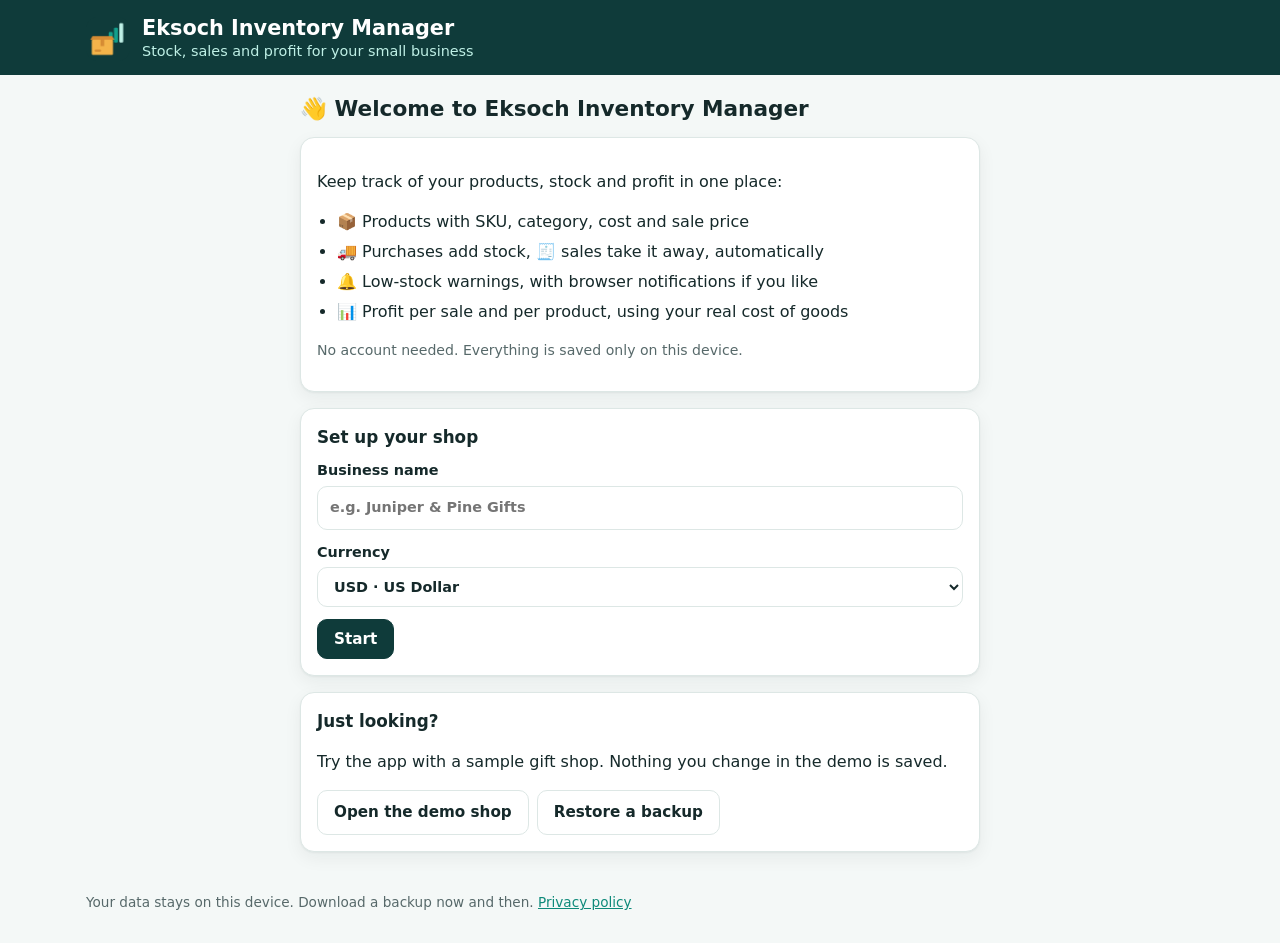
<file: index.html>
<!doctype html>
<html lang="en">
<head>
  <meta charset="utf-8">
  <meta name="viewport" content="width=device-width, initial-scale=1, viewport-fit=cover">
  <title>Eksoch Inventory Manager</title>
  <meta name="description" content="Simple inventory management for small businesses: products, stock levels, low-stock alerts, purchases, sales and profit, all on your own device.">
  <meta name="theme-color" content="#0f3b3a">
  <link rel="manifest" href="manifest.webmanifest">
  <link rel="icon" href="icons/icon-192.png">
  <link rel="apple-touch-icon" href="icons/icon-192.png">
  <link rel="stylesheet" href="styles.css">
</head>
<body>
  <header class="hero">
    <div class="wrap top">
      <div class="brand">
        <img src="icons/icon-192.png" width="44" height="44" alt="">
        <div>
          <h1>Eksoch Inventory Manager</h1>
          <p id="shopLine">Stock, sales and profit for your small business</p>
        </div>
      </div>
      <span id="demoBadge" class="badge" hidden>Demo mode</span>
      <span id="proBadge" class="badge" hidden>⭐ Pro</span>
    </div>
    <nav class="wrap tabs" id="tabs" aria-label="Sections" hidden>
      <a href="#dashboard" data-page="dashboard">📊 Dashboard</a>
      <a href="#products" data-page="products">📦 Products <span id="lowBadge" class="count" hidden></span></a>
      <a href="#sales" data-page="sales">🧾 Sales</a>
      <a href="#purchases" data-page="purchases">🚚 Purchases</a>
      <a href="#history" data-page="history">🕘 Stock history</a>
      <a href="#reports" data-page="reports">📈 Reports</a>
      <a href="#pro" data-page="pro">⭐ Pro</a>
      <a href="#settings" data-page="settings">⚙️ Settings</a>
    </nav>
  </header>

  <main class="wrap" id="main" tabindex="-1"><p class="loading">Loading…</p></main>

  <footer class="wrap foot">
    <span>Your data stays on this device. Download a backup now and then. </span>
    <a href="privacy.html">Privacy policy</a>
  </footer>

  <div id="toast" class="toast" role="status" aria-live="polite" hidden></div>

  <script src="pro-codes.js"></script>
  <script src="app.js"></script>
</body>
</html>
</file>
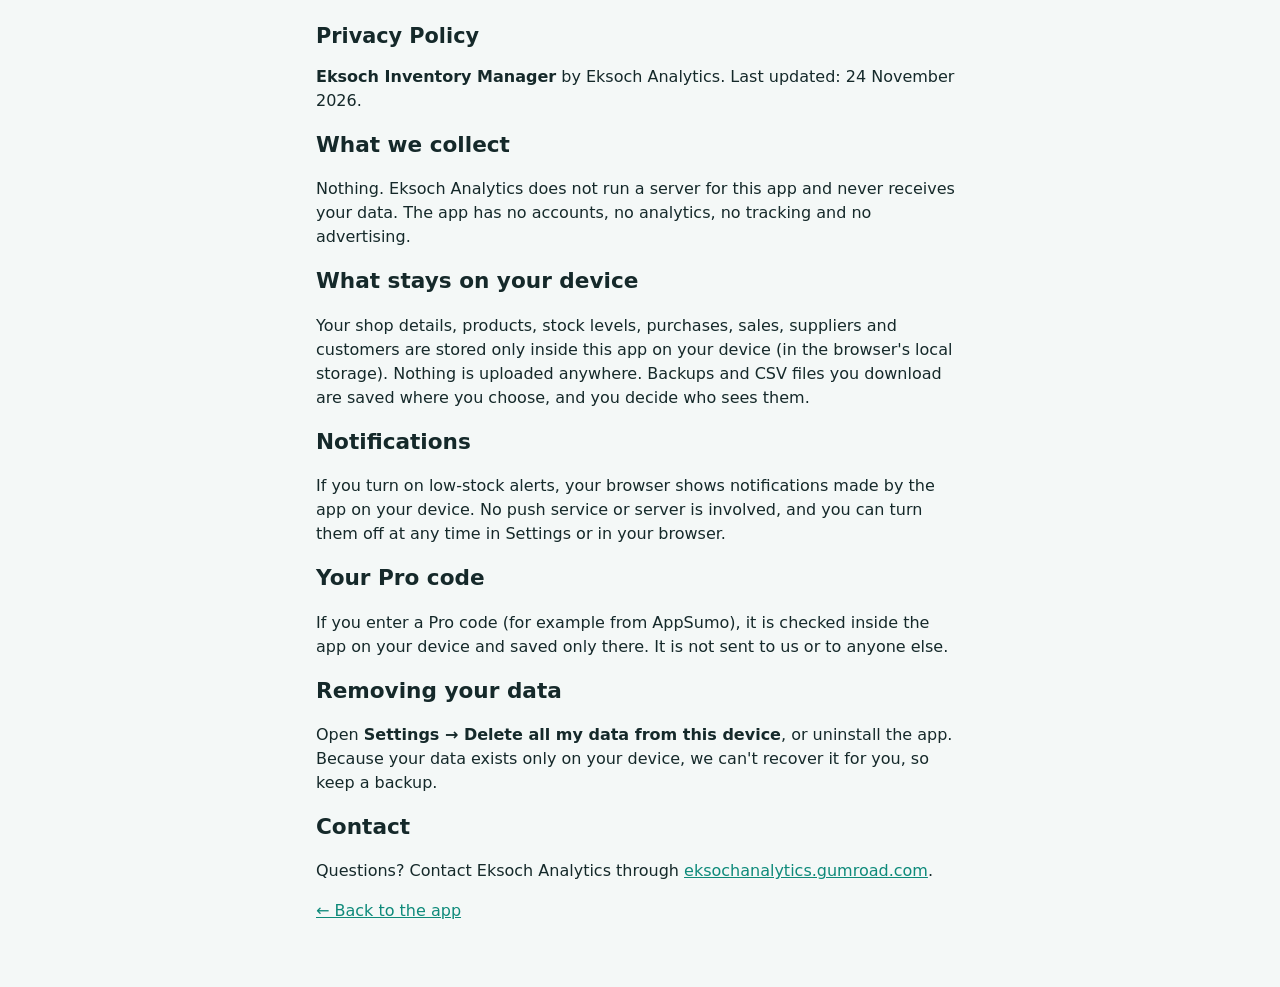
<file: privacy.html>
<!doctype html>
<html lang="en">
<head>
  <meta charset="utf-8">
  <meta name="viewport" content="width=device-width, initial-scale=1">
  <title>Privacy Policy · Eksoch Inventory Manager</title>
  <link rel="stylesheet" href="styles.css">
  <style>main { max-width: 680px; padding: 24px 16px 48px; margin-inline: auto; } h1 { margin-bottom: 16px; }</style>
</head>
<body>
  <main>
    <h1>Privacy Policy</h1>
    <p><strong>Eksoch Inventory Manager</strong> by Eksoch Analytics. Last updated: 24 November 2026.</p>

    <h2>What we collect</h2>
    <p>Nothing. Eksoch Analytics does not run a server for this app and never receives your data.
      The app has no accounts, no analytics, no tracking and no advertising.</p>

    <h2>What stays on your device</h2>
    <p>Your shop details, products, stock levels, purchases, sales, suppliers and customers are stored only
      inside this app on your device (in the browser's local storage). Nothing is uploaded anywhere.
      Backups and CSV files you download are saved where you choose, and you decide who sees them.</p>

    <h2>Notifications</h2>
    <p>If you turn on low-stock alerts, your browser shows notifications made by the app on your device.
      No push service or server is involved, and you can turn them off at any time in Settings or in your browser.</p>

    <h2>Your Pro code</h2>
    <p>If you enter a Pro code (for example from AppSumo), it is checked inside the app on your device
      and saved only there. It is not sent to us or to anyone else.</p>

    <h2>Removing your data</h2>
    <p>Open <strong>Settings → Delete all my data from this device</strong>, or uninstall the app.
      Because your data exists only on your device, we can't recover it for you, so keep a backup.</p>

    <h2>Contact</h2>
    <p>Questions? Contact Eksoch Analytics through <a href="https://eksochanalytics.gumroad.com">eksochanalytics.gumroad.com</a>.</p>
    <p><a href="./">← Back to the app</a></p>
  </main>
</body>
</html>
</file>
<file: styles.css>
:root {
  --bg: #f4f8f7;
  --card: #ffffff;
  --ink: #15292a;
  --muted: #57696a;
  --line: #dde7e5;
  --navy: #0f3b3a;
  --teal: #0e8a7a;
  --mint: #bff0e6;
  --amber: #f4b44a;
  --accent: #0f3b3a;
  --accent-ink: #ffffff;
  --rev: #9fd9cf;
  --profit: #0e8a7a;
  --good: #1a7f52;
  --bad: #c0392b;
  --bad-bg: #fdecea;
  --warn: #9a5a00;
  --warn-bg: #fff3dd;
  --field: #ffffff;
  --shadow: 0 1px 2px rgba(21, 41, 42, .05), 0 6px 18px rgba(21, 41, 42, .06);
}
@media (prefers-color-scheme: dark) {
  :root {
    --bg: #0d1a1a;
    --card: #142626;
    --ink: #e9f3f1;
    --muted: #9fb5b2;
    --line: #26403f;
    --teal: #4fd1bd;
    --accent: #f4b44a;
    --accent-ink: #0d1a1a;
    --rev: #2f5e58;
    --profit: #4fd1bd;
    --good: #5ccf98;
    --bad: #ff8a7a;
    --bad-bg: #3a1f22;
    --warn: #f4c46e;
    --warn-bg: #33291a;
    --field: #0f1f1f;
    --shadow: none;
  }
}

* { box-sizing: border-box; }
[hidden] { display: none !important; }
html { -webkit-text-size-adjust: 100%; }
body {
  margin: 0; background: var(--bg); color: var(--ink);
  font: 16px/1.5 "Segoe UI", system-ui, -apple-system, Roboto, sans-serif;
  padding-bottom: env(safe-area-inset-bottom);
}
.wrap { max-width: 1140px; margin-inline: auto; padding-inline: 16px; }
a { color: var(--teal); }
h2 { font-size: 1.35rem; margin: 8px 0 12px; }
h3 { font-size: 1.05rem; margin: 0 0 10px; }
.muted { color: var(--muted); }
.small { font-size: .88rem; }
.sr-only { position: absolute; width: 1px; height: 1px; overflow: hidden; clip: rect(0 0 0 0); white-space: nowrap; }

/* Header */
.hero { background: var(--navy); color: #fff; margin-bottom: 18px; }
.top { display: flex; align-items: center; justify-content: space-between; gap: 12px; padding-top: 16px; padding-bottom: 12px; }
.brand { display: flex; align-items: center; gap: 12px; min-width: 0; }
.brand img { border-radius: 12px; flex: none; }
h1 { font-size: 1.3rem; margin: 0; line-height: 1.2; }
.brand p { margin: 0; color: var(--mint); font-size: .9rem; }
.badge { background: var(--amber); color: #14201f; font-weight: 700; font-size: .8rem; padding: 4px 10px; border-radius: 999px; white-space: nowrap; }
.tabs { display: flex; gap: 4px; overflow-x: auto; scrollbar-width: none; }
.tabs::-webkit-scrollbar { display: none; }
.tabs a {
  color: #d3e6e3; text-decoration: none; padding: 10px 12px; border-radius: 10px 10px 0 0;
  white-space: nowrap; font-weight: 600; font-size: .93rem;
}
.tabs a:hover { background: rgba(255, 255, 255, .08); }
.tabs a[aria-current="page"] { background: var(--bg); color: var(--ink); }
.count { display: inline-block; min-width: 20px; padding: 0 6px; border-radius: 999px; background: var(--amber); color: #14201f; font-size: .75rem; text-align: center; }

/* Cards & layout */
.card { background: var(--card); border: 1px solid var(--line); border-radius: 14px; padding: 16px; box-shadow: var(--shadow); margin-bottom: 16px; }
.grid { display: grid; gap: 12px; }
.grid > * { min-width: 0; }
.kpis { grid-template-columns: repeat(4, minmax(0, 1fr)); margin-bottom: 16px; }
.two { grid-template-columns: repeat(2, minmax(0, 1fr)); }
.three { grid-template-columns: repeat(3, minmax(0, 1fr)); }
@media (max-width: 760px) {
  .kpis { grid-template-columns: repeat(2, minmax(0, 1fr)); }
  .two, .three { grid-template-columns: 1fr; }
}
.kpi { background: var(--card); border: 1px solid var(--line); border-radius: 14px; padding: 14px 16px; box-shadow: var(--shadow); min-width: 0; }
.kpi span { display: block; color: var(--muted); font-size: .85rem; }
.kpi strong { display: block; font-size: 1.5rem; font-variant-numeric: tabular-nums; overflow-wrap: anywhere; line-height: 1.25; }
.kpi small { color: var(--muted); }
.kpi.warn strong { color: var(--warn); }
.row { display: flex; gap: 10px; align-items: center; flex-wrap: wrap; }
.spread { justify-content: space-between; }
.head { display: flex; gap: 10px; align-items: center; justify-content: space-between; flex-wrap: wrap; margin-bottom: 12px; }
.head h2 { margin: 0; }

/* Buttons & fields */
.btn {
  display: inline-flex; align-items: center; justify-content: center; gap: 6px;
  padding: 10px 16px; border-radius: 10px; font-weight: 600; font-size: .95rem; font-family: inherit;
  text-decoration: none; border: 1px solid var(--line); color: var(--ink); background: var(--card); cursor: pointer;
}
.btn:hover { border-color: var(--muted); }
.btn.primary { background: var(--accent); color: var(--accent-ink); border-color: var(--accent); }
.btn.danger { color: var(--bad); }
.btn:disabled, .btn[aria-disabled="true"] { opacity: .5; cursor: not-allowed; }
.btn.small { padding: 6px 10px; font-size: .85rem; }
.icon-btn { border: 0; background: none; color: var(--muted); cursor: pointer; font: inherit; padding: 4px 6px; border-radius: 6px; }
.icon-btn:hover { color: var(--bad); background: var(--bad-bg); }
label { display: block; font-weight: 600; font-size: .9rem; margin-bottom: 12px; }
label .hint { font-weight: 400; color: var(--muted); }
input, select, textarea {
  display: block; width: 100%; margin-top: 4px; padding: 10px 12px; font: inherit; color: var(--ink);
  background: var(--field); border: 1px solid var(--line); border-radius: 10px;
}
input:focus, select:focus, textarea:focus, .btn:focus-visible, .tabs a:focus-visible, .chip:focus-visible { outline: 2px solid var(--teal); outline-offset: 1px; }
input[aria-invalid="true"] { border-color: var(--bad); }
textarea { min-height: 80px; resize: vertical; }
.check { display: flex; gap: 8px; align-items: center; font-weight: 400; }
.check input { width: auto; margin: 0; }
.filters { display: flex; gap: 10px; flex-wrap: wrap; align-items: end; margin-bottom: 12px; }
.filters label { margin: 0; flex: 1 1 160px; }
.filters .check { flex: 0 0 auto; padding-bottom: 10px; }

/* Messages */
.msg { border-radius: 10px; padding: 10px 14px; margin: 0 0 14px; }
.msg.error { background: var(--bad-bg); color: var(--bad); }
.msg.warn { background: var(--warn-bg); }
.msg.info { background: var(--card); border: 1px solid var(--line); }
.toast {
  position: fixed; left: 50%; bottom: 20px; transform: translateX(-50%); z-index: 10;
  background: var(--navy); color: #fff; padding: 10px 18px; border-radius: 999px; box-shadow: 0 6px 18px rgba(0, 0, 0, .25);
  max-width: calc(100% - 32px);
}

/* Tables */
.table-wrap { overflow-x: auto; position: relative; }
table { width: 100%; border-collapse: collapse; font-size: .93rem; }
th, td { text-align: left; padding: 9px 10px; border-bottom: 1px solid var(--line); vertical-align: middle; }
th { color: var(--muted); font-weight: 600; font-size: .8rem; text-transform: uppercase; letter-spacing: .02em; white-space: nowrap; }
td.num, th.num { text-align: right; font-variant-numeric: tabular-nums; white-space: nowrap; }
tfoot td { font-weight: 700; border-bottom: 0; }
tr.link { cursor: pointer; }
tr.link:hover td { background: rgba(14, 138, 122, .06); }
td a.name { color: var(--ink); font-weight: 600; text-decoration: none; }
td a.name:hover { text-decoration: underline; }
td .sub { display: block; color: var(--muted); font-size: .8rem; }
.neg { color: var(--bad); }
.pill { display: inline-block; padding: 2px 8px; border-radius: 999px; font-size: .78rem; font-weight: 600; background: var(--line); white-space: nowrap; }
.pill.low { background: var(--warn-bg); color: var(--warn); }
.pill.out { background: var(--bad-bg); color: var(--bad); }
.pill.in { background: rgba(26, 127, 82, .14); color: var(--good); }
.pill.sale { background: rgba(14, 138, 122, .14); color: var(--teal); }
@media (max-width: 640px) { .hide-sm { display: none; } }
.empty { text-align: center; padding: 28px 12px; color: var(--muted); }
.empty .btn { margin-top: 10px; }

/* Period chips */
.chips { display: flex; flex-wrap: wrap; gap: 6px; margin: 0 0 14px; }
.chip { border: 1px solid var(--line); background: var(--card); color: var(--ink); border-radius: 999px; padding: 6px 13px; font: inherit; font-size: .88rem; cursor: pointer; }
.chip:hover { border-color: var(--teal); }
.chip[aria-pressed="true"] { background: var(--navy); border-color: var(--navy); color: #fff; }

/* Bar chart */
.chart { display: flex; align-items: flex-end; gap: 3px; height: 170px; padding-top: 8px; border-bottom: 1px solid var(--line); }
.chart .col { flex: 1 1 0; min-width: 0; height: 100%; display: flex; align-items: flex-end; position: relative; }
.chart .rev { width: 100%; background: var(--rev); border-radius: 4px 4px 0 0; position: relative; min-height: 1px; }
.chart .pro { position: absolute; left: 22%; right: 22%; bottom: 0; background: var(--profit); border-radius: 3px 3px 0 0; }
.chart .col:hover .rev { outline: 2px solid var(--teal); }
.axis { display: flex; justify-content: space-between; color: var(--muted); font-size: .78rem; margin-top: 4px; }
.legend { display: flex; gap: 14px; font-size: .85rem; color: var(--muted); }
.legend i { display: inline-block; width: 10px; height: 10px; border-radius: 3px; margin-right: 5px; vertical-align: -1px; }

/* Lists */
.list { list-style: none; margin: 0; padding: 0; }
.list li { display: flex; justify-content: space-between; gap: 10px; align-items: center; padding: 9px 0; border-bottom: 1px solid var(--line); }
.list li:last-child { border-bottom: 0; }
.list .grow { min-width: 0; flex: 1; overflow: hidden; text-overflow: ellipsis; }
.list .sub { display: block; }

/* Sale / purchase form lines */
.lines { display: grid; gap: 10px; margin-bottom: 12px; }
.line { display: grid; grid-template-columns: minmax(0, 4fr) minmax(0, 1.3fr) minmax(0, 1.6fr) minmax(0, 1.5fr) 36px; gap: 8px; align-items: end; }
.line label { margin: 0; }
.line .total { padding: 10px 0; text-align: right; font-variant-numeric: tabular-nums; font-weight: 600; white-space: nowrap; }
.line .icon-btn { margin-bottom: 6px; }
@media (max-width: 640px) {
  .line { grid-template-columns: minmax(0, 1fr) minmax(0, 1fr) 36px; padding-bottom: 10px; border-bottom: 1px dashed var(--line); }
  .line .pick { grid-column: 1 / -1; }
  .line .total { grid-column: 1 / 3; text-align: left; padding: 0; }
  .line .icon-btn { grid-column: 3; grid-row: 2; }
}
.summary { display: flex; gap: 18px; flex-wrap: wrap; justify-content: flex-end; font-variant-numeric: tabular-nums; margin: 6px 0 14px; }
.summary b { font-size: 1.1rem; }

/* Locked (Pro) preview */
.locked { position: relative; }
.locked .blur { filter: blur(4px); pointer-events: none; user-select: none; opacity: .6; }
.locked .over { position: absolute; inset: 0; display: grid; place-items: start center; padding: 40px 16px 16px; }
.locked .over .card { max-width: 440px; text-align: center; }

/* Welcome */
.welcome { max-width: 680px; margin: 10px auto 30px; }
.welcome ul { padding-left: 20px; }
.welcome li { margin-bottom: 6px; }
.loading { color: var(--muted); padding: 30px 0; text-align: center; }
.foot { color: var(--muted); font-size: .85rem; padding-top: 10px; padding-bottom: 30px; }
.tabs a.locked-tab::after { content: " 🔒"; font-size: .8em; }
code { background: var(--line); border-radius: 5px; padding: 1px 5px; font-size: .9em; }
details summary { cursor: pointer; font-weight: 600; }
.actions { display: flex; gap: 8px; flex-wrap: wrap; }
.back { display: inline-block; margin-bottom: 6px; text-decoration: none; font-size: .9rem; }
@media (prefers-color-scheme: dark) {
  .chip[aria-pressed="true"] { background: var(--teal); border-color: var(--teal); color: #0d1a1a; }
  .toast { background: #26403f; }
}
</file>
